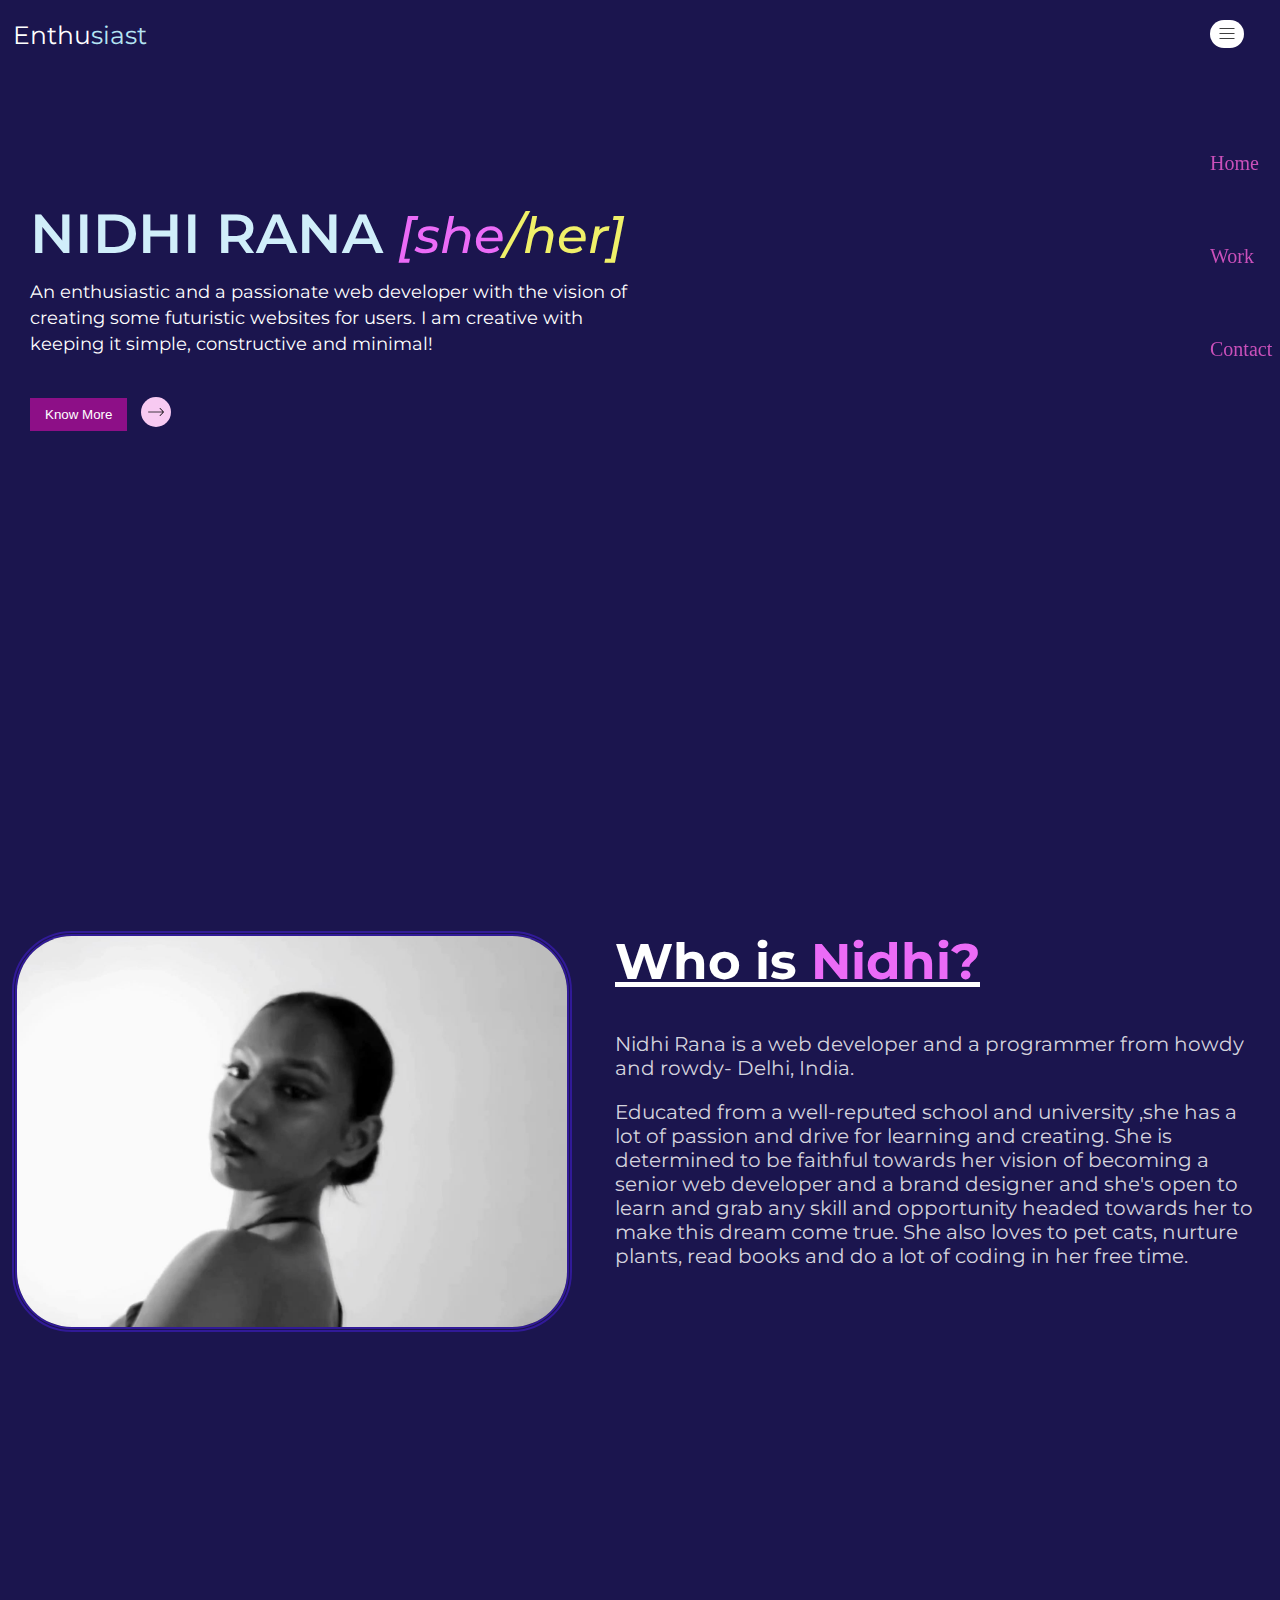
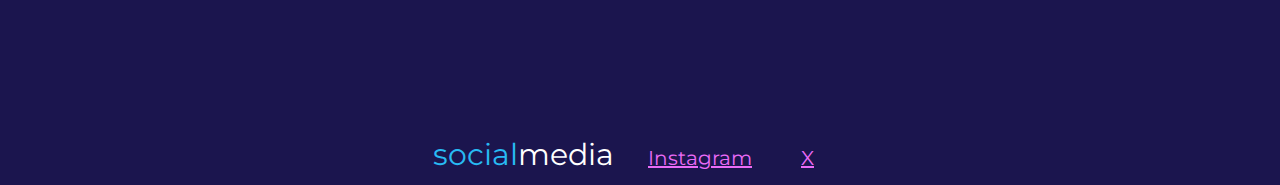
<file: index.html>
<!DOCTYPE html>
<html>
    <head>
        <title>portfolio website</title>
        <meta charset="UTF-8">
        <meta http-equiv="X-UA-Compatible" content="IE-edge">
        <meta name="viewport" content="width=device-width, inital-scale=1.0">
        <link rel="preconnect" href="https://fonts.googleapis.com">
        <link rel="preconnect" href="https://fonts.gstatic.com" crossorigin>
        <link href="https://fonts.googleapis.com/css2?family=Montserrat:wght@500;700&family=Roboto:wght@400;500;700&display=swap" rel="stylesheet">
        <link rel="stylesheet" href="styles2/general.css">
        <link rel="stylesheet" href="styles2/header.css">
        <link rel="stylesheet" href="styles2/content.css">
        <link rel="stylesheet" href="styles2/sidebar.css">
    </head>
    <body>
        <div class="header">
            <div class="left-section">
                <div><p>Enthu<span class="logo-modify">siast</span></p></div>
            </div>
            <div class="middle-section">
            </div>    
            <div class="sidebar">
                <img class="menu-card" src="assets/hamburger-menu.svg">
                <div class="sidebarlink"><a href="index.html" >Home</a></div>
                <div class="sidebarlink"><a href="projectwork.html" >Work</a></div>
                <div class="sidebarlink"><a href="Contactinfo.html">Contact</a></div>
            </div>
        </div>
        
        
        
        <div class="introduction">
            <p class="intro-title">
                 NIDHI RANA <span class="pronouns">[she</span><span class="pronouns2">/her]</span></span>
            </p>
            <p class="intro-description">
                 An enthusiastic and a passionate web developer with
                the vision of creating some futuristic
                websites for users. I am creative with keeping it
                simple, constructive and minimal!
                    
            </p>
            <div class="buttondiv">
                <a href="Aboutme.html"><button class="knowmore">Know More</button></a>
                <a href="Aboutme.html"><img  class="linktosite" src="assets/arrow.png"></a>
            </div>
            <div class="mypictures"></div>

        </div>
        
        <div class="grid">
                <div><img class="my-profile" src="assets/bg1.jpg"></div>
                <div><p class="who-is-nidhi">Who is <span class="who-name">Nidhi?</span></p>
                    <p class="briefdescription">Nidhi Rana is a web developer and a programmer from howdy and rowdy- Delhi, India.</p>
                    <p class="about-section">Educated from a well-reputed school and university
                            ,she has a lot of passion and drive for learning and creating.
                            She is determined to be faithful towards her vision
                            of becoming a senior web developer and a brand designer
                            and she's open to learn and grab any skill and opportunity
                            headed towards her to make this dream come true.
                            She also loves to pet cats, nurture plants, read books and do a lot of coding in her free time. 
                    </p></div>
        </div> 
           
    <div class="align-in-centre">
        <p class="social-media"><span class="social-name">social</span>media</p>
        <p class="sociallinks"><a href="https://www.instagram.com/whotfnidhi/">Instagram</a></p>
        <p class="sociallinks"><a href="https://twitter.com/whotfnidhi">X</a></p>
    </div>
    
    </body>
</file>
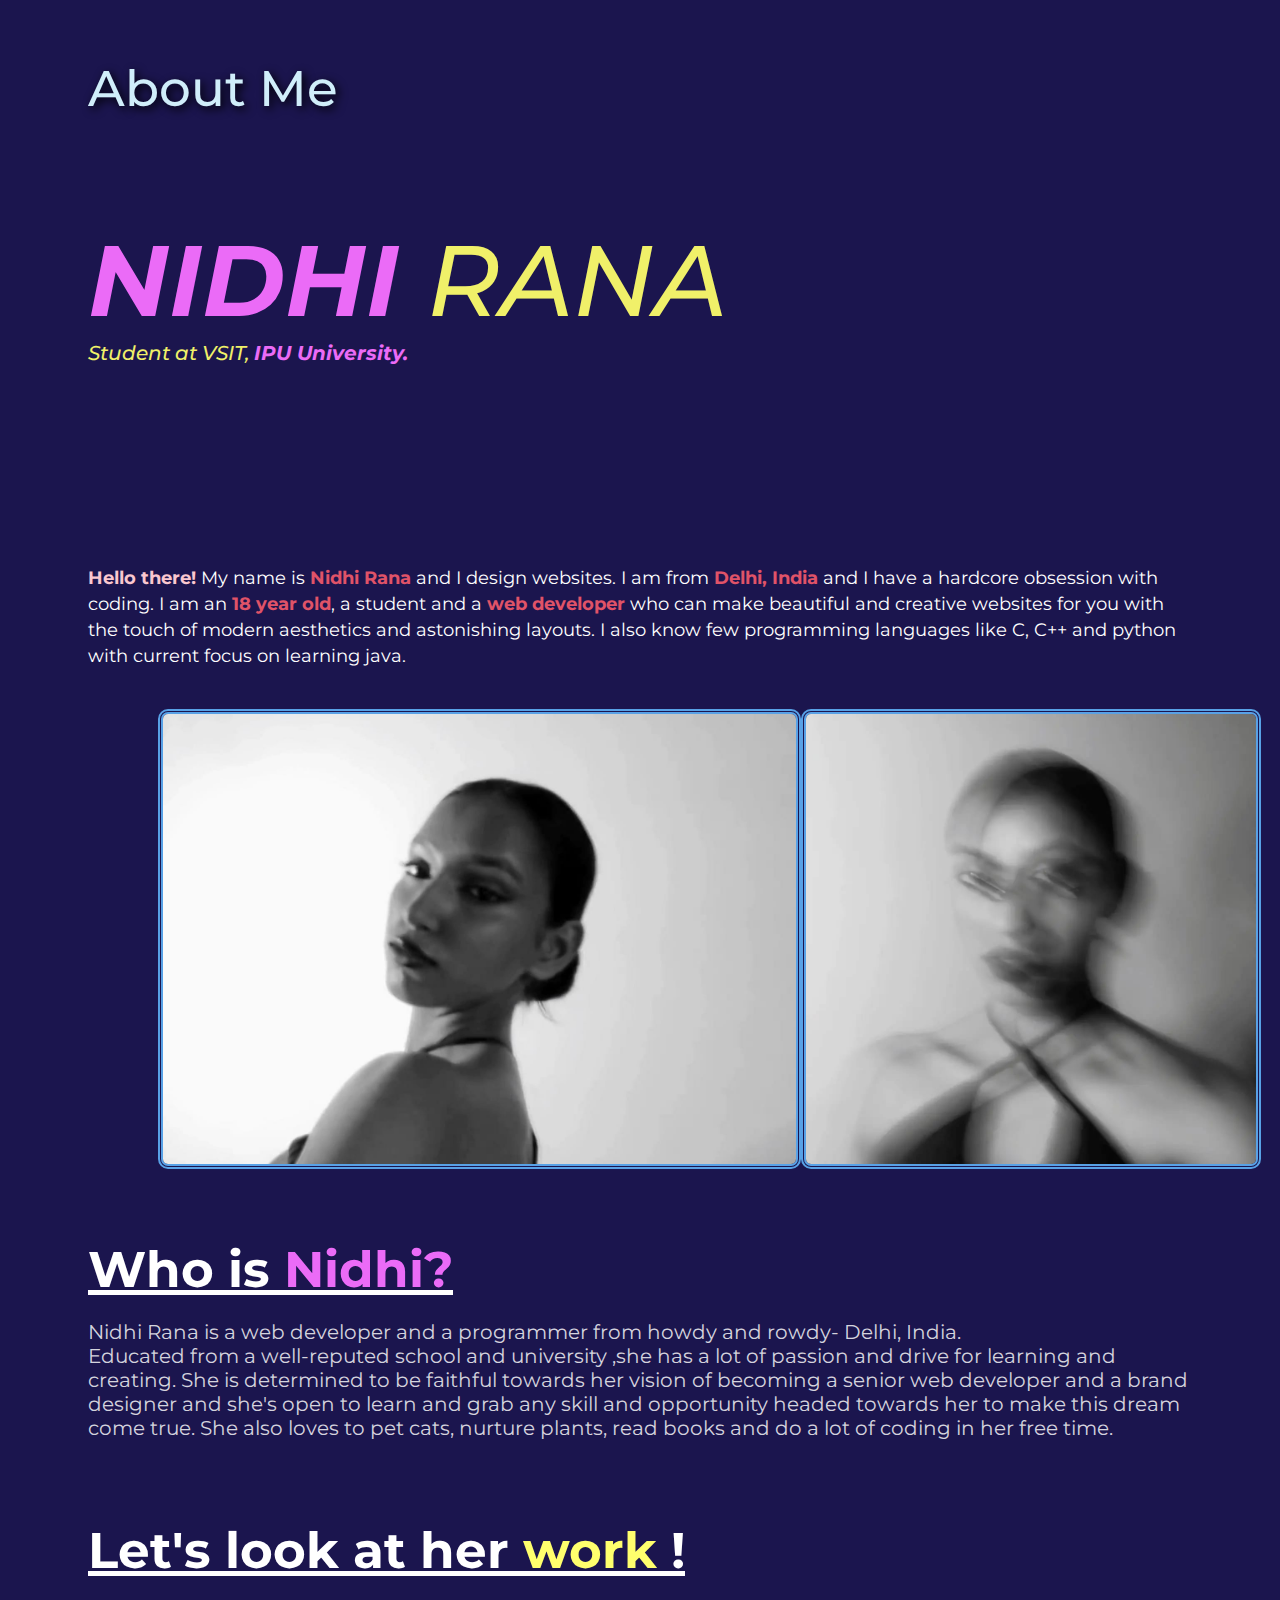
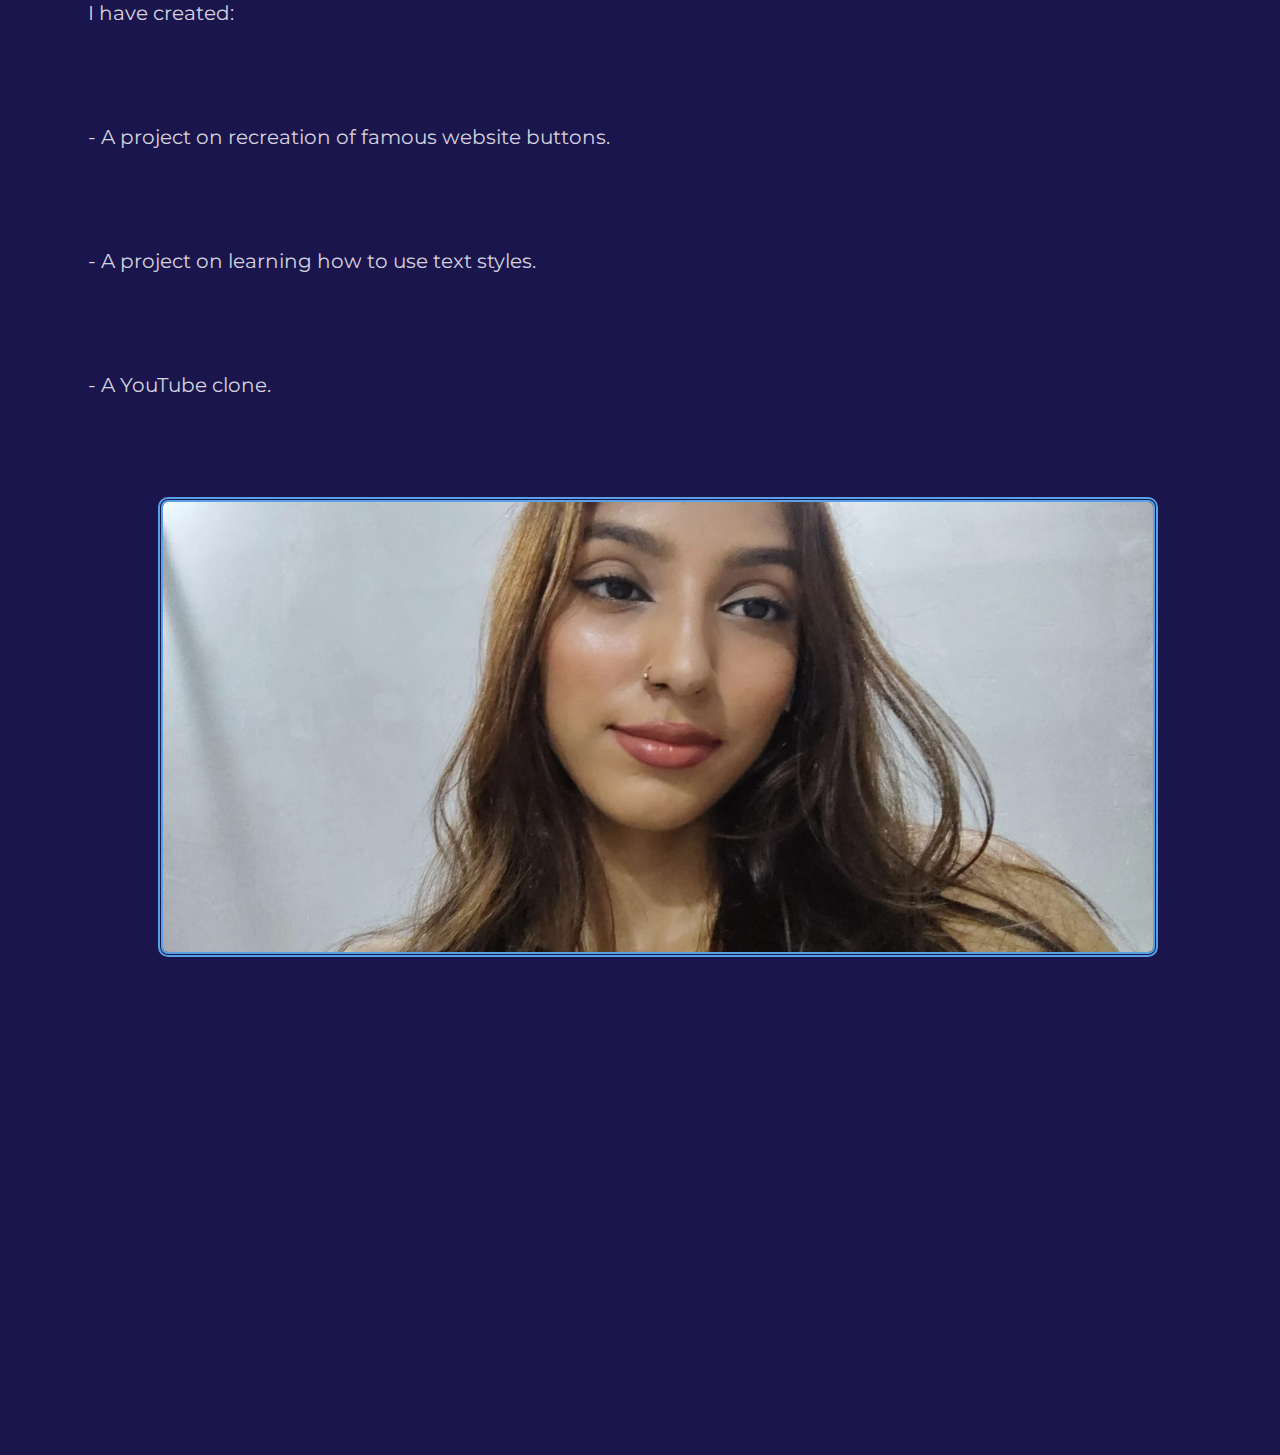
<file: Aboutme.html>
<!DOCTYPE html>
<html lang="en">
<head>
    <meta charset="UTF-8">
    <meta name="viewport" content="width=device-width, initial-scale=1.0">
    <link rel="preconnect" href="https://fonts.googleapis.com">
    <link rel="preconnect" href="https://fonts.gstatic.com" crossorigin>
    <link href="https://fonts.googleapis.com/css2?family=Montserrat:wght@500;700&family=Roboto:wght@400;500;700&display=swap" rel="stylesheet">
    <title>About</title>


    <style>
        p{
            font-family: montserrat, sans-serif;
            margin:0;
            padding: 0;
        }
        body{
            background-color: rgb(27, 21, 78);
            padding-right: 80px;
            padding-left: 80px;
            padding-bottom: 500px;
            padding-top: 50px;
        }
        
        .image-container{
            width:1000px;
            height:450px;
            padding-left:70px;
            display: flex;
            flex-direction: row;
            flex:1;
            justify-content: space-between;
        }
        .image-container img{
            width:100%;
            height:100%;  
            object-fit: cover;
            border-radius: 10px;
            border-width: 5px;
            border-style: solid;  
            border-color: rgb(88, 161, 230);
            border-style:double;
        }
        
        .introduction-title{
            color: rgb(208, 238, 250);
            font-size: 50px;
            font-weight: 500;
            margin-bottom: 70px;
            text-shadow: 3px 3px 10px black;
        }
        .introduction-description{
            line-height: 26px;
            font-size: 18px;
            color:white;
            text-decoration:solid;
            margin-bottom: 40px;
        }
        .hello-there{
            color: rgb(250, 199, 207);
            font-weight: 700;
            text-decoration: none;
        }
        .name{
            color: rgb(224, 83, 104);
            font-weight: 700;
        }
        .myname{
            font-style: italic;
            font-weight: 700;
            font-size:100px;
            color: rgb(235, 107, 247);
            margin-top: 100px;
        }
        .myschool{
            margin-bottom: 200px;
        }
        .rana{
            font-style: italic;
            font-weight: 500;
            font-size:100px;
            color: rgb(240, 240, 105);
        }
        .rana1{
            font-style: italic;
            font-weight: 500;
            font-size:20px;
            color: rgb(240, 240, 105);
        }
        .myname1{
            font-style: italic;
            font-weight: 700;
            font-size:20px;
            color: rgb(235, 107, 247);

        }
        .who-is-nidhi{
            font-size: 50px;
            font-weight: bold;
            color: rgb(255, 255, 255);
            text-decoration: underline;
            font-style:initial;
            margin-bottom: 20px;
            margin-top: 80px;
        }
        .who-name{
            color: rgb(235, 107, 247);
        }
        .briefdescription,.about-section{
            font-size:20px;
            color:rgba(255, 255, 255, 0.829);
        }
        .work{
            color: rgb(255, 255, 109);
        }
        .creation{
            margin-bottom: 12px;
        }
        .briefdescription p{
            margin-bottom: 100px;
        }
    </style>
</head>


<body>
    <div>
        <p class="introduction-title">About Me</p>
                <p class="myname">
                    NIDHI <span class="rana">RANA</span>
                </p>
                <p class="myschool">
                    <span class="rana1">Student at VSIT,</span> <span class="myname1">IPU University.</span>
                </p>
                <p class="introduction-description"><span class="hello-there">Hello there!</span> My name is <span class="name">Nidhi Rana</span>
                    and I design websites. I am from <span class="name">Delhi, India</span>
                    and I have a hardcore obsession with coding.
                    I am an <span class="name">18 year old</span>, a student and a <span class="name">web developer</span> who can make beautiful
                    and creative websites for you with the touch
                    of modern aesthetics and astonishing layouts.
                    I also know few programming languages like C,
                    C++ and python with current focus on learning java.
                </p>
    </div>
    <div class="image-container"><img src="assets/blackandwhite.jpg">
        <img src="assets/picture2.jpg">
    </div>
            <div>
                <p class="who-is-nidhi">Who is <span class="who-name">Nidhi?</span></p>
                <p class="briefdescription">Nidhi Rana is a web developer and a programmer from howdy and rowdy- Delhi, India.</p>
                <p class="about-section">Educated from a well-reputed school and university
                    ,she has a lot of passion and drive for learning and creating.
                    She is determined to be faithful towards her vision
                    of becoming a senior web developer and a brand designer
                    and she's open to learn and grab any skill and opportunity
                    headed towards her to make this dream come true.
                    She also loves to pet cats, nurture plants, read books and do a lot of coding in her free time. 
                </p>
                <p class="who-is-nidhi">Let's look at her <span class="work">work</span> !</p>
                <div class="briefdescription">
                    <p class="creation">I have created:</p>
                    <p>
                    - A project on recreation of famous website buttons.
                    </p>
                <p>
                    - A project on learning how to use text styles.
                </p>
                <p>
                    - A YouTube clone.
                </p></div>
                
            </div>
    <div class="image-container" >
        <img src="assets/colored.jpg">
    </div>
</body>
</html>
</file>
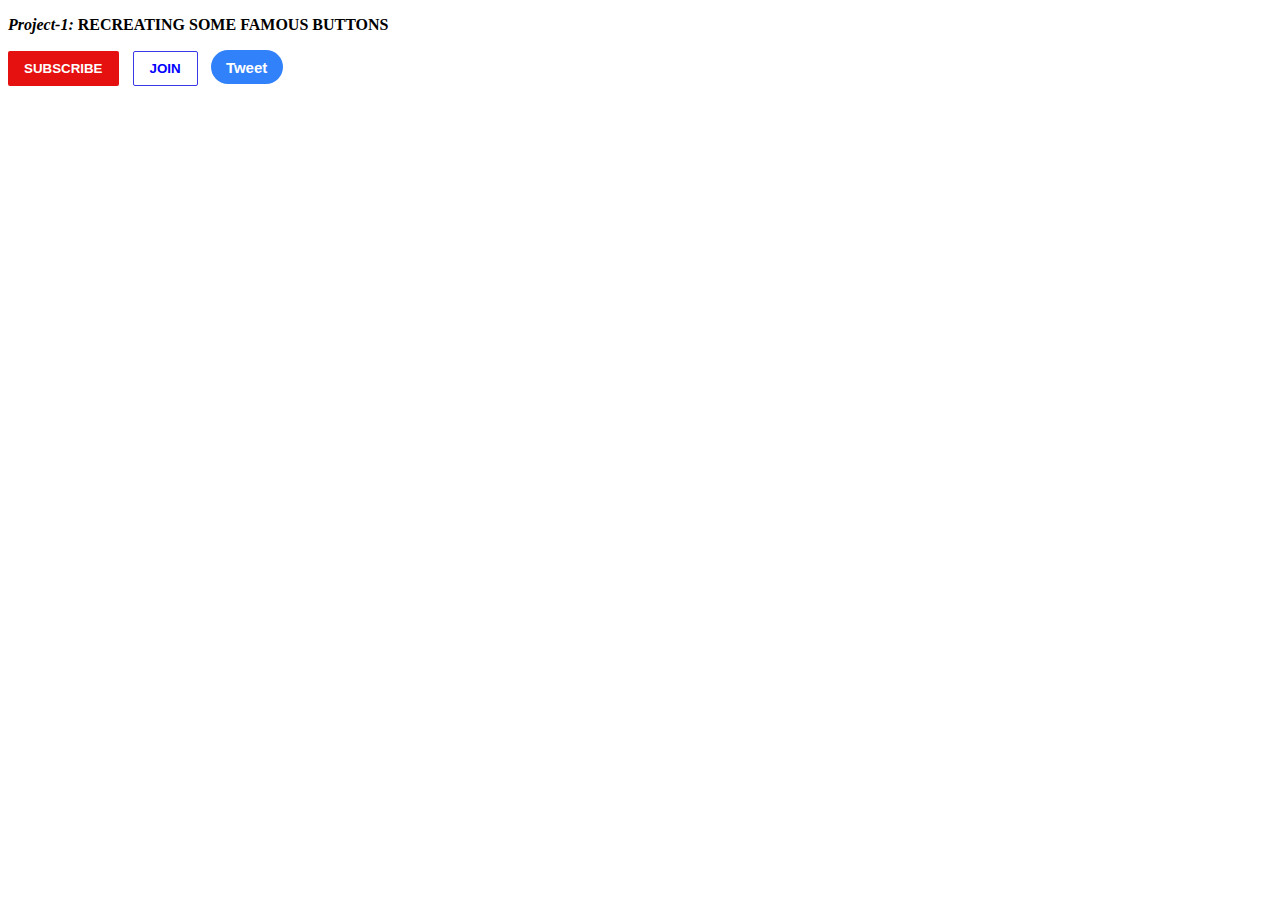
<file: buttons.html>
<!DOCTYPE html>
<html>
    <head>
        <title>buttons practice</title>
        <style>
            .subscribe-button{
                background-color: hsl(0, 87%, 48%);
                color: white;
                border:none;
                padding-left:16px ;
                padding-right:16px ;
                padding-top: 10px;
                padding-bottom:10px ;
                border-radius: 2px;
                cursor: pointer;
                margin-right: 10px;
                transition: opacity 0.15s;
            }
            .subscribe-button:hover{
                opacity:0.8;
            }
            .subscribe-button:active{
                opacity:0.5;
            }
        
            .join-button{
                background-color: white;
                color: blue;
                padding-left:16px ;
                padding-right:16px ;
                padding-top: 9px;
                padding-bottom:9px;
                border-radius: 2px;
                border-color: rgb(57, 57, 231);
                border-style: solid;
                border-width:1px; 
                font-weight: bold;
                cursor: pointer;
                transition: background-color 0.15s, color 0.15s;
                }
            .join-button:hover{
                background-color:rgb(57, 57, 231);
                color:white;
        
            }    
            .join-button:active{
                opacity:0.6;
        
            }
        
            .tweet-button{
                background-color: rgb(49, 129, 250);
                border: none;
                height:34px;
                width:72px;
                border-radius:20px;
                color:white;
                font-weight: bold;
                font-size: 15px;
                margin-left:9px;
                cursor: pointer;
                transition: box-shadow 0.15s;
        
            }
            .tweet-button:hover{
                box-shadow: 5px 5px 10px rgba(0,0, 0, 0.15);
            }    
            
        </style>
        
    </head>
    <body>
        <p><strong><i>Project-1:</i> RECREATING SOME FAMOUS BUTTONS</strong></p>
        <button class="subscribe-button"><strong>
            SUBSCRIBE
        </strong></button>
        
        
        <button class="join-button"><strong>
            JOIN
        </strong></button>
        
        <button class="tweet-button"><strong> 
            Tweet
        </strong></button>
    </body>
</html>
</file>
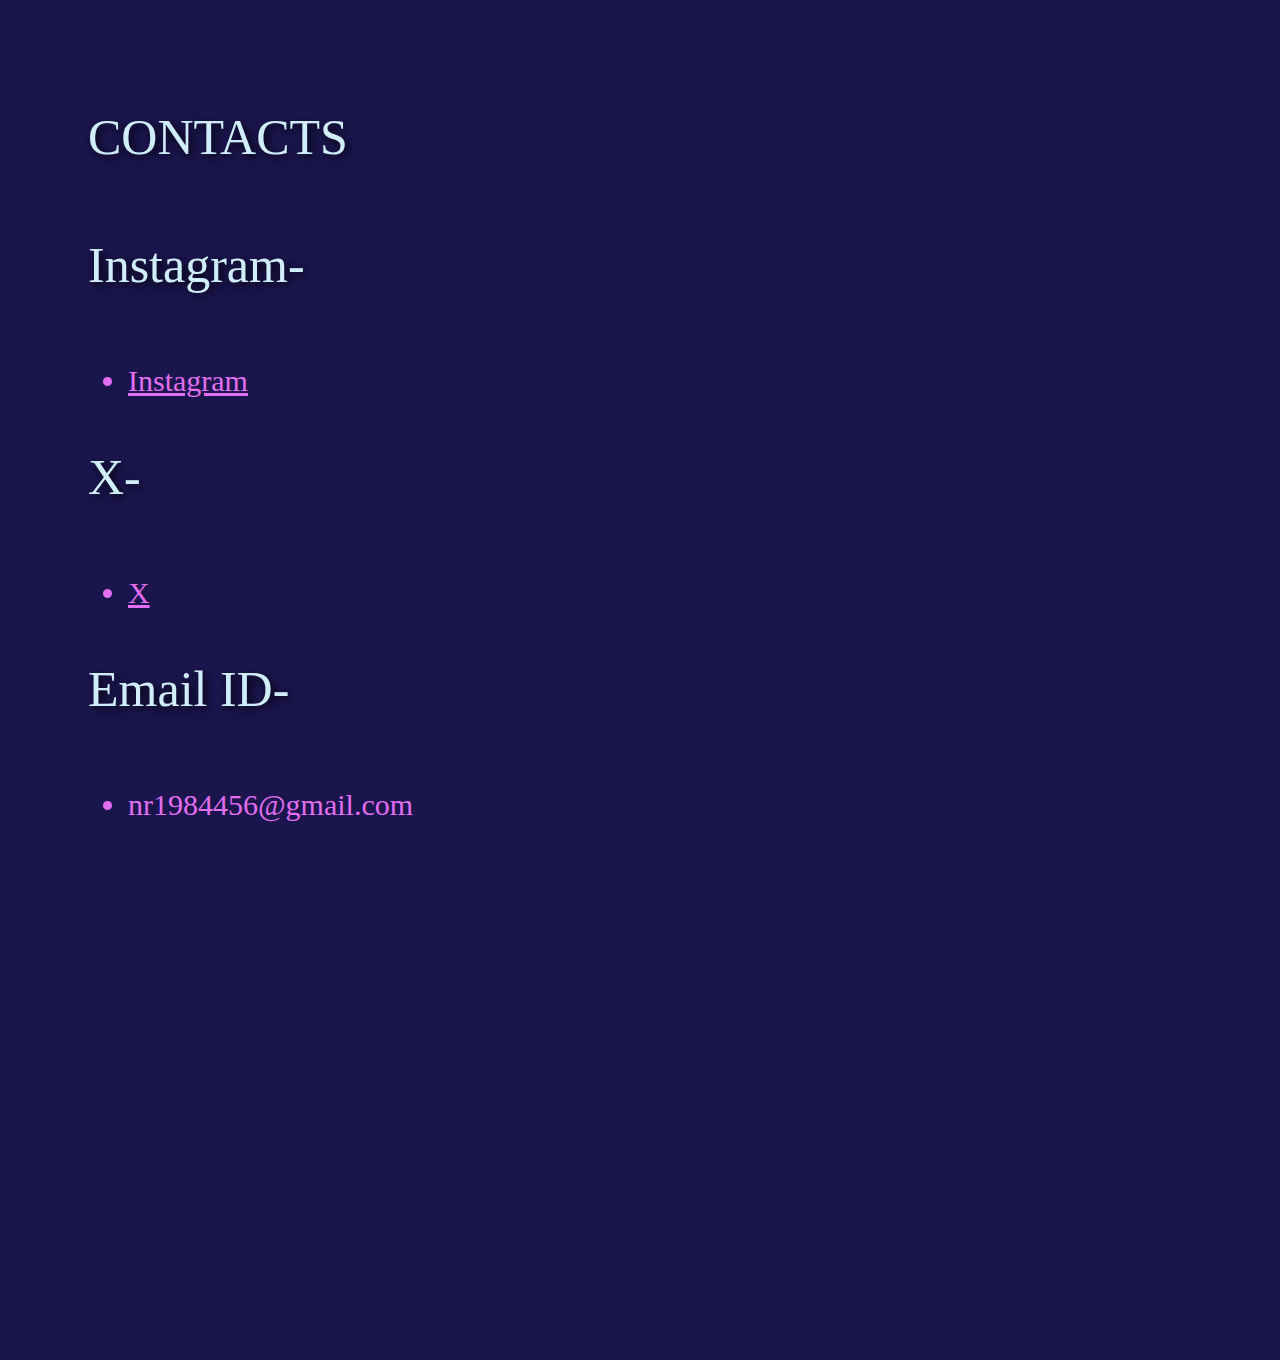
<file: Contactinfo.html>
<!DOCTYPE html>
<html lang="en">
<head>
    <meta charset="UTF-8">
    <meta name="viewport" content="width=device-width, initial-scale=1.0">
    <title>contacts</title>
    <style>
        body{
            background-color: rgb(27, 21, 78);
            padding-right: 80px;
            padding-left: 80px;
            padding-bottom: 500px;
            padding-top: 50px;
        }
        .introduction-title{
            color: rgb(208, 238, 250);
            font-size: 50px;
            font-weight: 500;
            margin-bottom: 70px;
            text-shadow: 3px 3px 10px black;
        }
        .intro{
            color: rgb(208, 238, 250);
            font-size: 50px;
            font-weight: 500;
            margin-bottom: 70px;
            text-shadow: 3px 3px 10px black;
        }
        .div-header{
            font-size: 30px;
        }
        .div-header a{
            color: rgb(226, 110, 241);
        }
        .div-header li{
            color: rgb(226, 110, 241);
        }
    </style>
</head>
<body>
    <p class="introduction-title">CONTACTS</p>
    <p class="intro">Instagram-</p>
    <div class="div-header"><ul><li><a href="https://www.instagram.com/whotfnidhi/">Instagram</a></li></ul></div>
    <p class="intro">X-</p>
    <div class="div-header"><ul><li><a href="https://twitter.com/whotfnidhi">X </a></li></ul></div>
    <p class="intro">Email ID-</p>
    <div class="div-header"><ul><li>nr1984456@gmail.com </li></ul></div>
</body>
</html>
</file>
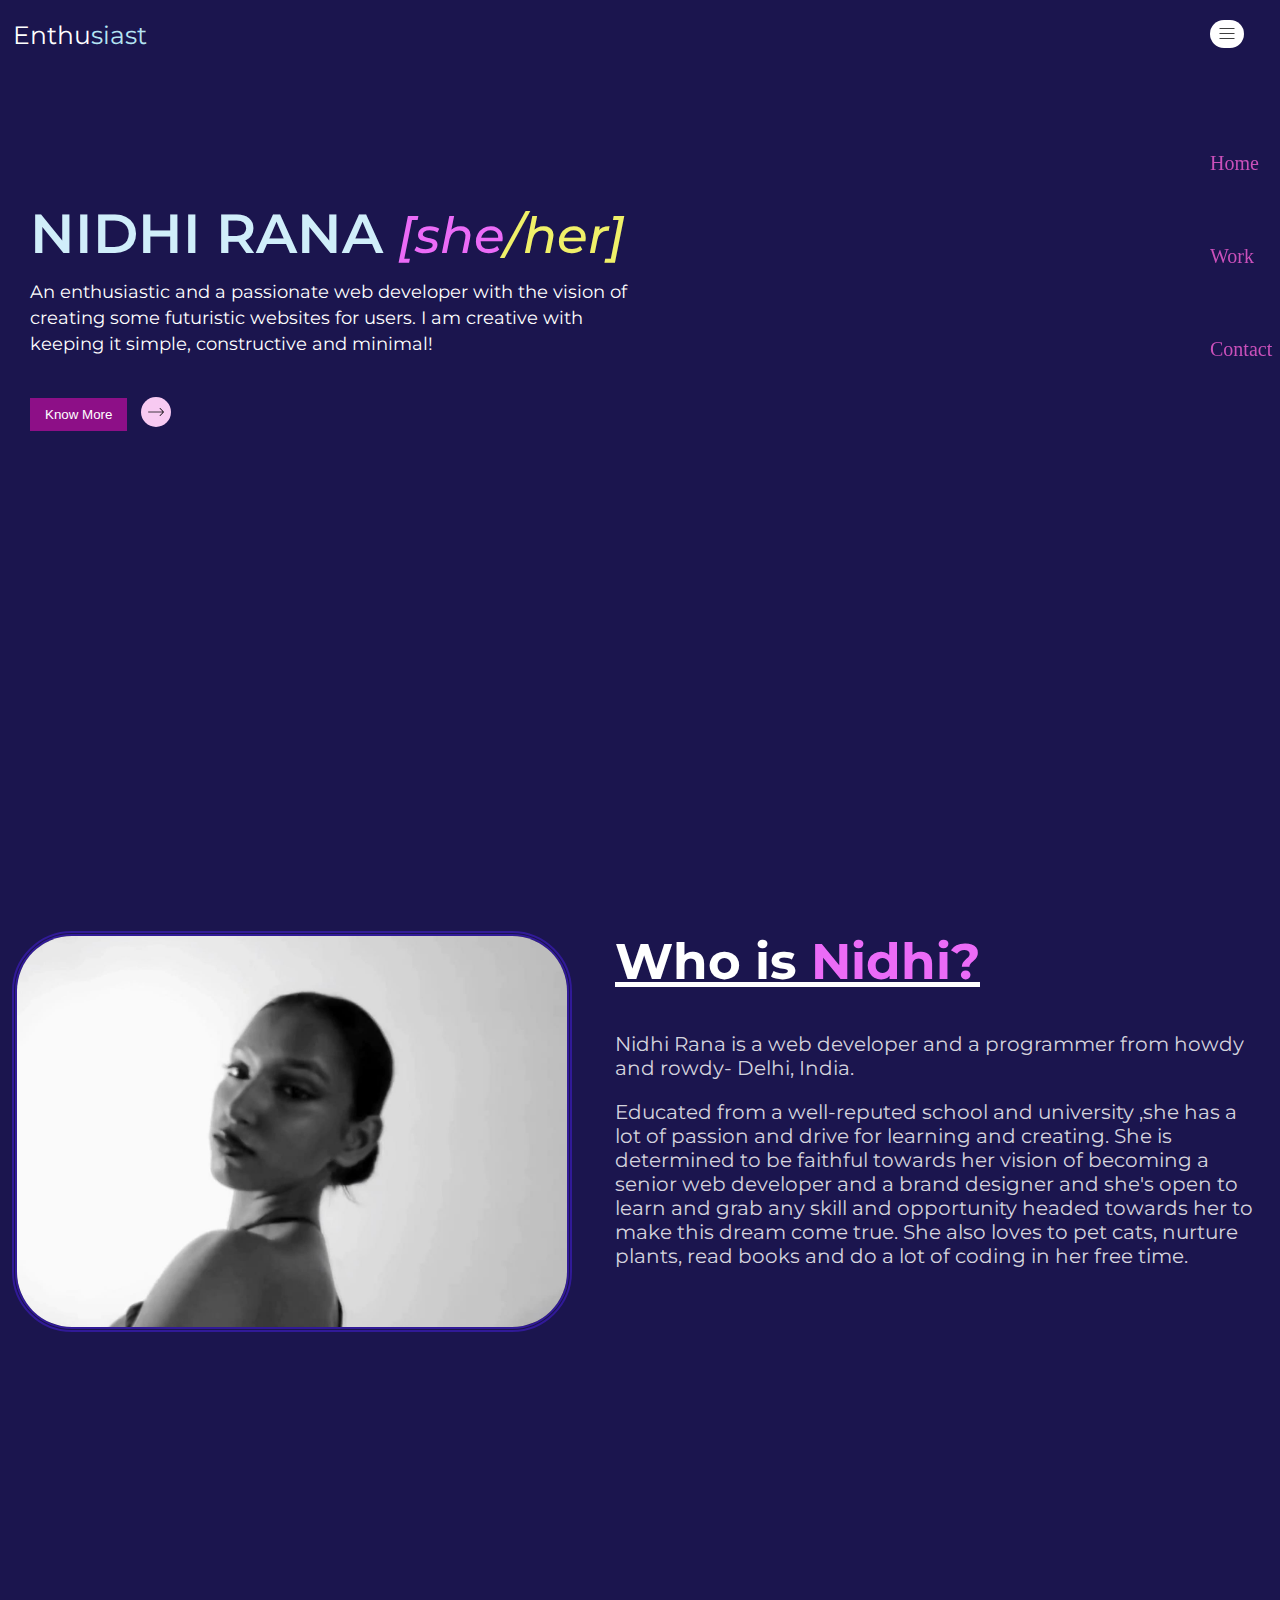
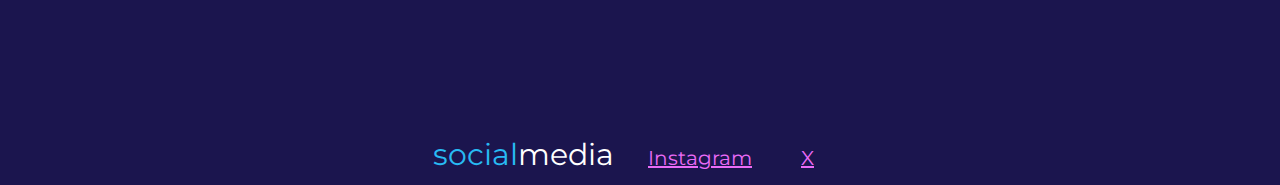
<file: index2.html>
<!DOCTYPE html>
<html>
    <head>
        <title>portfolio website</title>
        <meta charset="UTF-8">
        <meta http-equiv="X-UA-Compatible" content="IE-edge">
        <meta name="viewport" content="width=device-width, inital-scale=1.0">
        <link rel="preconnect" href="https://fonts.googleapis.com">
        <link rel="preconnect" href="https://fonts.gstatic.com" crossorigin>
        <link href="https://fonts.googleapis.com/css2?family=Montserrat:wght@500;700&family=Roboto:wght@400;500;700&display=swap" rel="stylesheet">
        <link rel="stylesheet" href="styles2/general.css">
        <link rel="stylesheet" href="styles2/header.css">
        <link rel="stylesheet" href="styles2/content.css">
        <link rel="stylesheet" href="styles2/sidebar.css">
    </head>
    <body>
        <div class="header">
            <div class="left-section">
                <div><p>Enthu<span class="logo-modify">siast</span></p></div>
            </div>
            <div class="middle-section">
            </div>    
            <div class="sidebar">
                <img class="menu-card" src="assets/hamburger-menu.svg">
                <div class="sidebarlink"><a href="index2.html" >Home</a></div>
                <div class="sidebarlink"><a href="projectwork.html" >Work</a></div>
                <div class="sidebarlink"><a href="Contactinfo.html">Contact</a></div>
            </div>
        </div>
        
        
        
        <div class="introduction">
            <p class="intro-title">
                 NIDHI RANA <span class="pronouns">[she</span><span class="pronouns2">/her]</span></span>
            </p>
            <p class="intro-description">
                 An enthusiastic and a passionate web developer with
                the vision of creating some futuristic
                websites for users. I am creative with keeping it
                simple, constructive and minimal!
                    
            </p>
            <div class="buttondiv">
                <a href="Aboutme.html"><button class="knowmore">Know More</button></a>
                <a href="Aboutme.html"><img  class="linktosite" src="assets/arrow.png"></a>
            </div>
            <div class="mypictures"></div>

        </div>
        
        <div class="grid">
                <div><img class="my-profile" src="assets/bg1.jpg"></div>
                <div><p class="who-is-nidhi">Who is <span class="who-name">Nidhi?</span></p>
                    <p class="briefdescription">Nidhi Rana is a web developer and a programmer from howdy and rowdy- Delhi, India.</p>
                    <p class="about-section">Educated from a well-reputed school and university
                            ,she has a lot of passion and drive for learning and creating.
                            She is determined to be faithful towards her vision
                            of becoming a senior web developer and a brand designer
                            and she's open to learn and grab any skill and opportunity
                            headed towards her to make this dream come true.
                            She also loves to pet cats, nurture plants, read books and do a lot of coding in her free time. 
                    </p></div>
        </div> 
           
    <div class="align-in-centre">
        <p class="social-media"><span class="social-name">social</span>media</p>
        <p class="sociallinks"><a href="https://www.instagram.com/whotfnidhi/">Instagram</a></p>
        <p class="sociallinks"><a href="https://twitter.com/whotfnidhi">X</a></p>
    </div>
    
    </body>
</file>
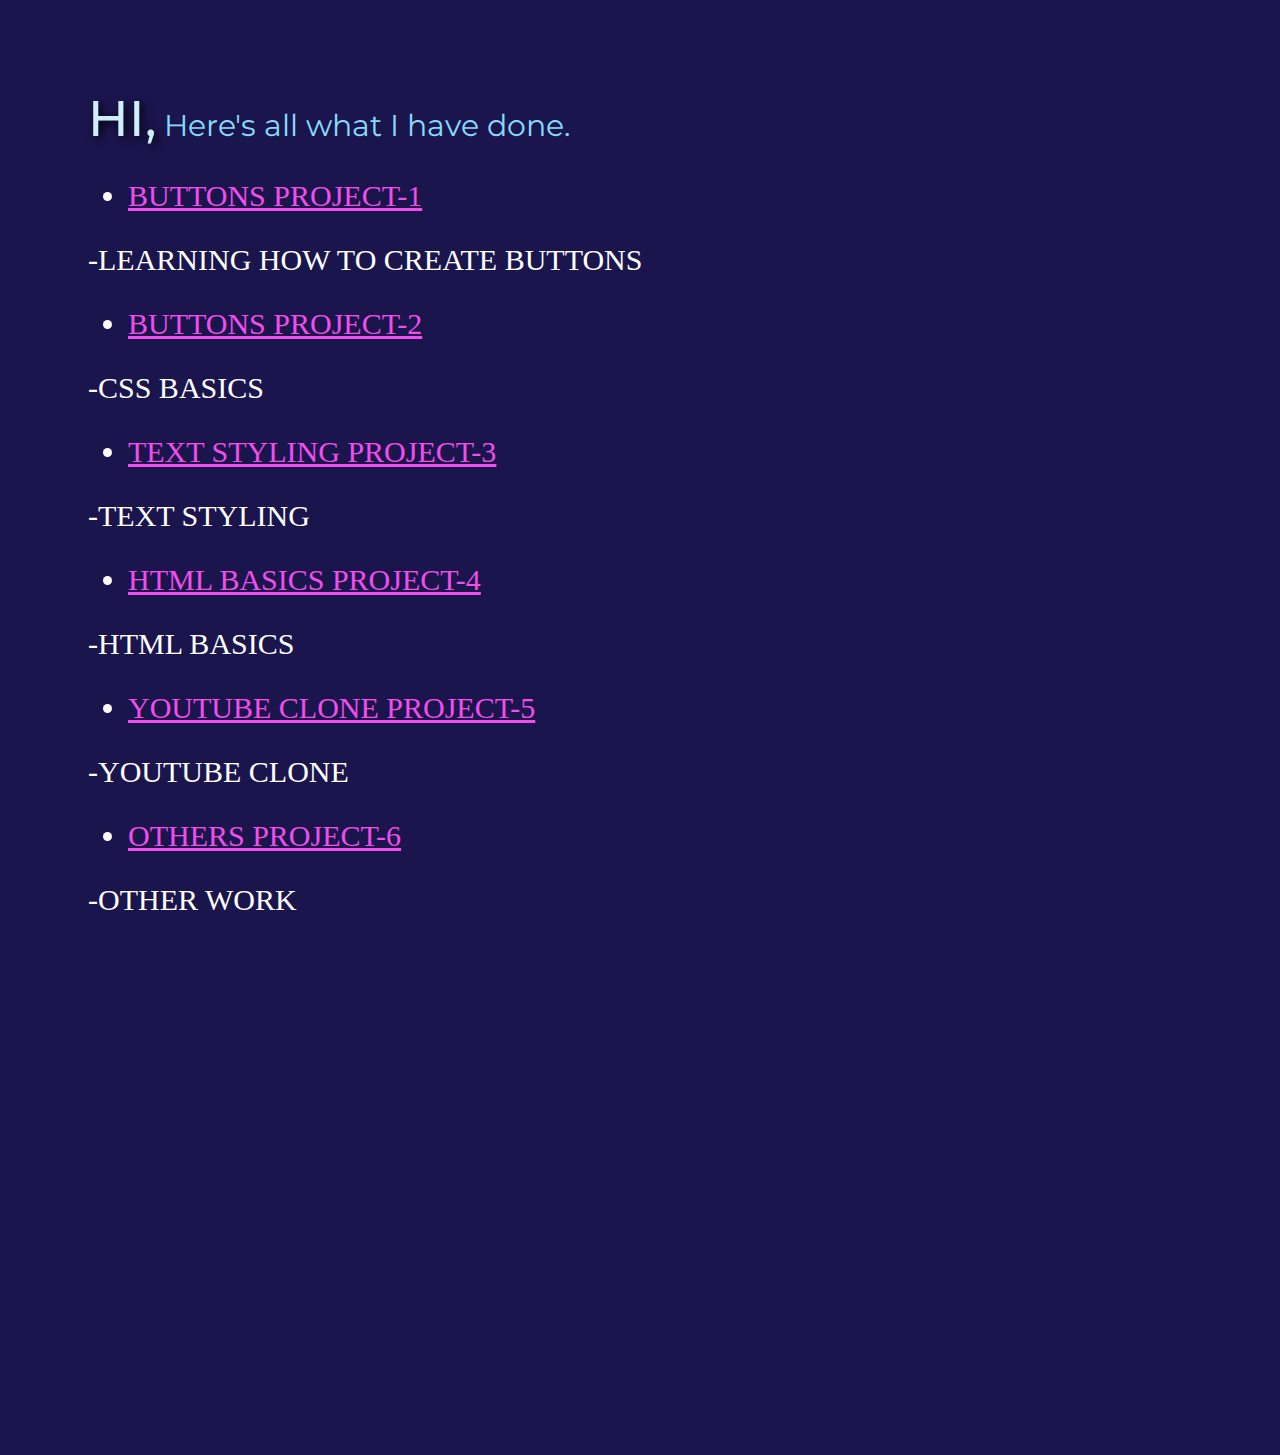
<file: projectwork.html>
<!DOCTYPE html>
<html lang="en">
<head>
    <meta charset="UTF-8">
    <meta name="viewport" content="width=device-width, initial-scale=1.0">
    <link rel="preconnect" href="https://fonts.googleapis.com">
    <link rel="preconnect" href="https://fonts.gstatic.com" crossorigin>
    <link href="https://fonts.googleapis.com/css2?family=Montserrat:wght@500;700&family=Roboto:wght@400;500;700&display=swap" rel="stylesheet">
    <title>work</title>
    <style>
        p{
            font-family: montserrat, sans-serif;
        }
        body{
            background-color: rgb(27, 21, 78);
            padding-right: 80px;
            padding-left: 80px;
            padding-bottom: 500px;
            padding-top: 50px;
        }
        .intro{
            color: rgb(208, 238, 250);
            font-size: 50px;
            font-weight: 500;
            margin-bottom: 70px;
            text-shadow: 3px 3px 10px black;
        }
        .work-intro{
            font-size: 30px;
            color: rgb(255, 255, 255);
        }
        .header{
            color: rgb(137, 218, 250);
        }
        .projectlinks{
            text-decoration: none;
            font-size: 20px;
            color: black;
        }
        .link-to-site{
            color: rgb(241, 77, 233);
        }
        
    </style>
</head>
<body>
    <div class="work-intro">
        <p><span class="intro">HI,</span> <span class="header">Here's all what I have done.</span></p>
        <p class="projectlinks"><ul><li><a class="link-to-site" href="buttons.html">BUTTONS PROJECT-1</a></li></ul>-LEARNING HOW TO CREATE BUTTONS</p>
        <p class="projectlinks"><ul><li><a class="link-to-site" href="cssbasics.html"> BUTTONS PROJECT-2</a></li></ul>-CSS BASICS</p>
        <p class="projectlinks"><ul><li><a class="link-to-site" href="textstyles.html">TEXT STYLING PROJECT-3</a></li></ul>-TEXT STYLING</p>
        <p class="projectlinks"><ul><li><a class="link-to-site" href="htmlbasics.html">HTML BASICS PROJECT-4</a></li></ul>-HTML BASICS</p>
        <p class="projectlinks"><ul><li><a class="link-to-site" href="youtube.html">YOUTUBE CLONE PROJECT-5</a></li></ul>-YOUTUBE CLONE</p>
        <p class="projectlinks"><ul><li><a class="link-to-site" href="text.html">OTHERS PROJECT-6</a></li></ul>-OTHER WORK</p>
        

        
    </div>
</body>
</html>
</file>
<file: styles2/general.css>
p{
    margin:0;
    font-family: montserrat, sans-serif;
    
}

body{
    padding:0;
    background-color: rgb(27, 21, 78);
    margin:0;
}
</file>
<file: styles2/header.css>
.header{
    height:55px;
    display: flex;
    flex-direction: row;
    flex-shrink: 0;
    z-index: 100;
    top:0;
    right:0;
    left:0;
    z-index:100;
    position: fixed;
    background-color: rgb(27, 21, 78);;

}

.middle-section{
    flex: 1;
    width:500px;
    
    
}

.left-section div{
    margin-left: 13px;
    color: white;
    font-size: 25px;
    margin-top: 20px;
    width:400px;
}

.logo-modify{
    color:rgb(181, 228, 243);
}
</file>
<file: styles2/content.css>
.introduction{
    margin-top:200px ;
    margin-left: 30px;
    margin-bottom: 500px;

}

.intro-title{
    color: rgb(208, 238, 250);
    font-size: 55px;
    font-weight: 600;
    margin-bottom: 12px;
}

.pronouns{
    font-style: italic;
    font-weight: 500;
    font-size:50px;
    color: rgb(235, 107, 247);
}
.pronouns2{
    font-style: italic;
    font-weight: 500;
    font-size:50px;
    color: rgb(240, 240, 105);
}

.intro-description{
    width:600px;
    line-height: 26px;
    font-size: 18px;
    color:white;
    text-decoration:solid;
    margin-bottom: 40px;
}
.buttondiv{
    display: inline-block;
    align-items: center;
}

.knowmore{
    padding: 9px 15px;
    background-color: rgb(141, 15, 135) ;
    border: none;
    color: white;
    vertical-align: bottom;
    cursor:pointer;
    transition: box-shadow 0.3s;
}
.knowmore:hover{
    box-shadow: 5px 5px 2px rgba(0,0,0,0.15);
    background-color: rgb(255, 157, 242);
    color: black;
}

.linktosite{
    width: 16px;
    background-color: rgb(248, 202, 242);
    margin-left: 10px;
    padding: 7px 7px;
    border: none;
    border-radius: 100px;
    cursor:pointer;
}
.linktosite:hover{
    box-shadow: 5px 5px 2px rgba(0,0,0,0.15);
    background-color: rgb(141, 15, 135);
    border-width: 2px;
    border-style: solid;
    border-color: darkgrey;
}
.grid{
    display: grid;
    grid-template-columns: 600px 1fr;
    column-gap: 0px;
    margin-bottom: 400px;
}
.my-profile{
    width:550px;
    margin-left: 12px;
    border-width: 5px;
    border-style: solid;  
    border-color: rgb(49, 26, 151);
    border-style:double ;
    border-radius: 60px;
}
.grid p{
    margin-left: 015px;
}

.who-is-nidhi{
    font-size: 50px;
    font-weight: bold;
    color: rgb(255, 255, 255);
    text-decoration: underline;
    font-style:initial;
    margin-bottom: 40px;
}
.who-name{
    color: rgb(235, 107, 247);
}

.briefdescription ,.about-section{
    font-size:20px;
    width:650px;
    color:rgba(255, 255, 255, 0.829);
}
.briefdescription{
    margin-bottom: 20px ;
}
.align-in-centre{
    text-align: center;
}
.social-media{
    display: inline-block;
    margin-bottom: 12px;
    font-size: 30px;
    color: white;
    margin-right:30px;
    margin-left: 12px;
}
.social-name{
    color: rgb(40, 186, 243);
}
.sociallinks a{
    color:rgb(235, 107, 247) ;
    font-size:20px;
    margin-right: 45px;
}
.sociallinks{
    display: inline-block;
}
</file>
<file: styles2/sidebar.css>
.sidebar img{
    width:20px;
    background-color: white;
    border-radius: 90px;
    padding:4px 7px;
    margin-top: 20px;
    margin-right: 20px;
    margin-bottom: 100px;
}
.sidebar{
    width:70px;
    height:800px;
}
.sidebarlink{
    margin-bottom: 70px;
    margin-right:20px;
}
.sidebarlink a{
    text-decoration:none;
    font-size: 20px;
    color: rgb(202, 80, 186);
    font-weight: 500px;
}

.sidebarlink a:hover{
    color: white;
    text-decoration: underline;
}
</file>
